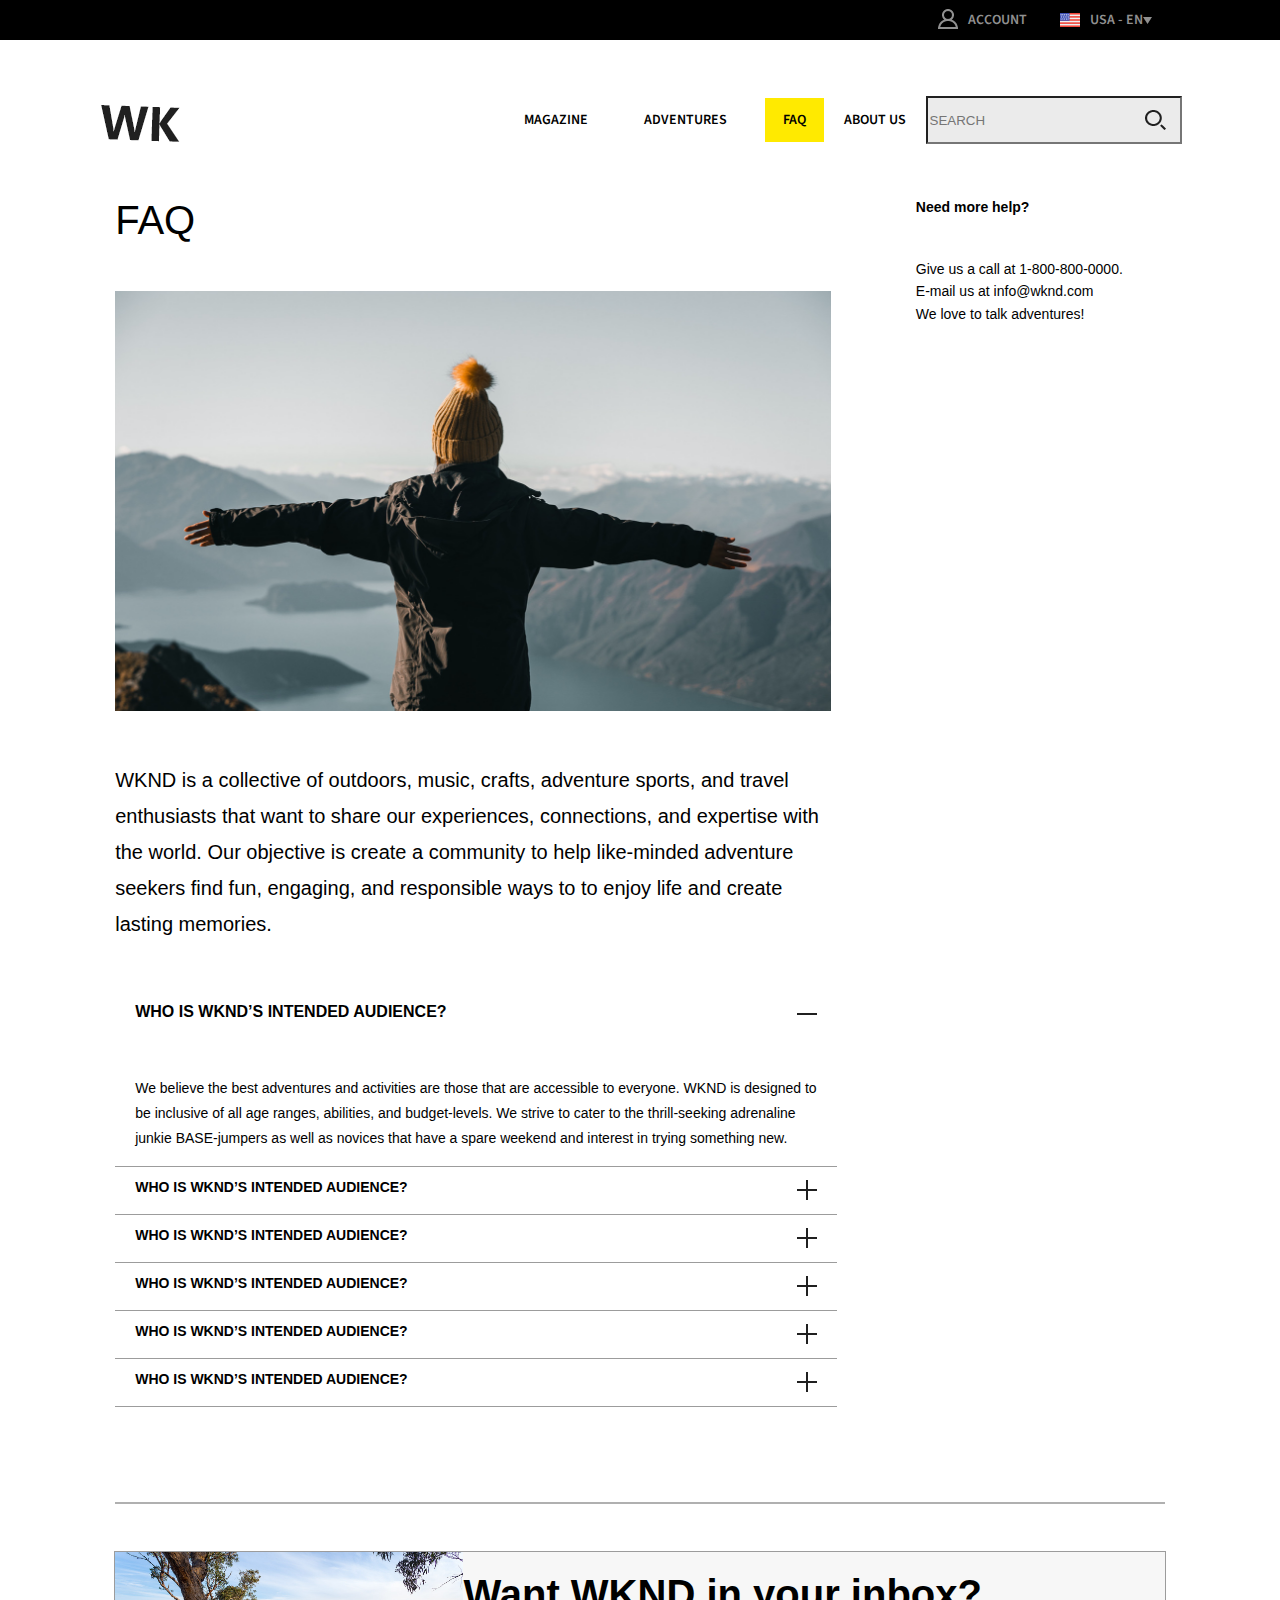
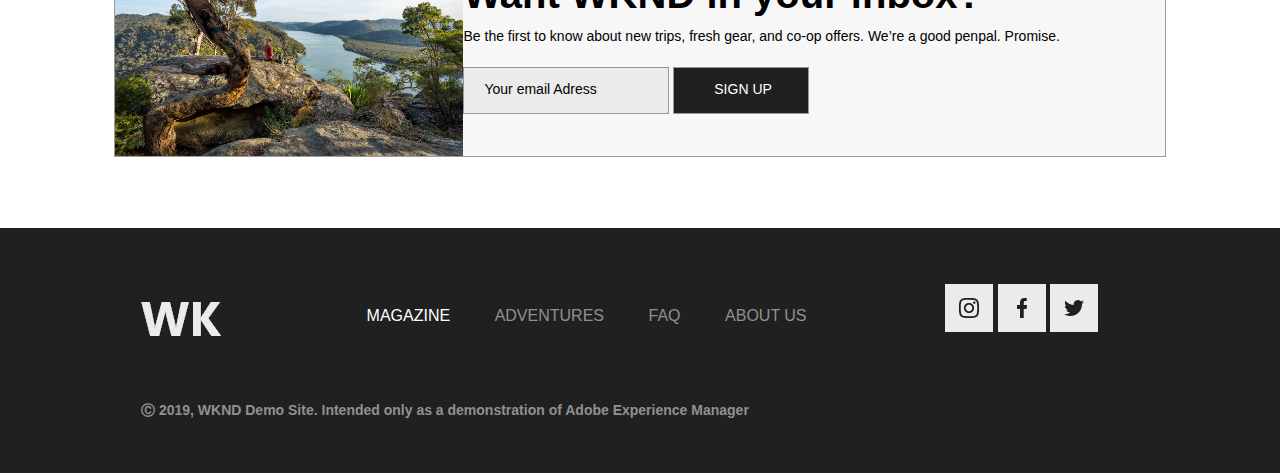
<file: index.html>
<!DOCTYPE html>
<html lang="en">
<head>
    <meta charset="UTF-8">
    <meta http-equiv="X-UA-Compatible" content="IE=edge">
    <meta name="viewport" content="width=device-width, initial-scale=1.0">
    <title>Document</title>
    <link rel="stylesheet" href="./reset.css">
    <link rel="preconnect" href="https://fonts.googleapis.com">
    <link rel="preconnect" href="https://fonts.gstatic.com" crossorigin>
    <link href="https://fonts.googleapis.com/css2?family=Source+Sans+Pro:wght@400;600&display=swap"     rel="stylesheet">
    <link rel="stylesheet" href="style.css">
</head>
<body>
    <article class="contener">
        <header>
            <nav class="nav_top">
                <div></div>
                <div class="div_1">
                    <p class="using">
                        <img src="./img/Dribbble-Light-Preview.png" alt="">
                        <p>
                            ACCOUNT
                        </p>
                    </p>
                    <p class="lange">
                        <p class="flag"><img src="./img/USA.png" alt=""></p>
                        <p>USA - EN</p>
                        <img src="./img/ico_arrow.png" alt="">
                    </p>
                </div>
            </nav>
            <nav class="nav_bottom">
                <img src="./img/WKND-brand-logoo.png" alt="">
                <div class="meniue">
                    <ul> 
                        <a href="#"><li>MAGAZINE</li></a>
                        <a href="#"><li>ADVENTURES</li></a>
                        <a href="#"><li class="active">FAQ</li></a>
                        <a href="./about.html"><li">ABOUT US</li></a>
                    </ul>
                    <div>
                        <input type="search" placeholder="SEARCH">
                        <img src="./img/search-icon.png" alt="">
                    </div>
                </div>
            </nav>
        </header>
        <main class="main">
            <section class="main_top">
                <div class="main_top_left">
                    <h1>FAQ</h1>
                   <div><img src="./img/WKND-image.png" alt=""></div>
                     <p class="p">WKND is a collective of outdoors, music, crafts, adventure sports, and travel   
                        <br> enthusiasts that want to share our experiences, connections, and expertise with  <br>the world. Our objective is create a community to help like-minded adventure      <br>seekers find fun, engaging, and responsible ways to to enjoy life and create
                        <br> lasting memories.
                    </p>
                    <div class="question">
                        <p class="who_is">
                            <span>WHO IS WKND’S INTENDED AUDIENCE?</span>
                            <img src="./img/WKND-iconn.png" alt="">
                            <p class="txt">We believe the best adventures and activities are those that are accessible to everyone. WKND is designed to  <br> be inclusive of all age ranges, abilities, and budget-levels. We strive to cater to the thrill-seeking adrenaline <br> junkie BASE-jumpers as well as novices that have a spare weekend and interest in trying something new.  </p>
                        </p>
                        <p class="question_p">
                            <span>WHO IS WKND’S INTENDED AUDIENCE?</span>
                            <img src="./img/WKND-icon.png" alt="">
                        </p>
                        <p class="question_p">
                            <span>WHO IS WKND’S INTENDED AUDIENCE?</span>
                            <img src="./img/WKND-icon.png" alt="">
                        </p>
                        <p class="question_p">
                            <span>WHO IS WKND’S INTENDED AUDIENCE?</span>
                            <img src="./img/WKND-icon.png" alt="">
                        </p>
                        <p class="question_p">
                            <span>WHO IS WKND’S INTENDED AUDIENCE?</span>
                            <img src="./img/WKND-icon.png" alt="">
                        </p>
                        <p class="question_p">
                            <span>WHO IS WKND’S INTENDED AUDIENCE?</span>
                            <img src="./img/WKND-icon.png" alt="">
                        </p>
                    </div>
                </div>
                <div class="main_top_help">
                    <h2>Need more help?</h2>
                    <p>Give us a call at 1-800-800-0000. <br>
                        E-mail us at info@wknd.com <br>
                        We love to talk adventures!</p>
                </div> 
            </section>
            <div class="line"></div>
            <div class="card">
                <img src="./img/WKND-imagee.png" alt="">  
                <div>
                    <h2>Want WKND in your inbox?</h2>  
                    <p>Be the first to know about new trips, fresh gear, and co-op offers. We’re a good penpal. Promise.</p>
                    <button class="btn1">Your email Adress</button>
                    <button class="btn2">SIGN UP</button>
                </div></div>
        </main>
        <footer>
            <nav class="nav_footer">
                <img src="./img/WKND-brand-logo.png" alt="">
                    <ul> 
                        <li class="active">MAGAZINE</li>
                        <li>ADVENTURES</li>
                        <li>FAQ</li>
                        <li>ABOUT US</li>
                    </ul>
                    <div>
                      <a href=""> <img src="./img/instagra.png" alt=""></a> 
                       <a href=""> <img src="./img/facebook.png" alt=""></a>
                        <a href=""><img src="./img/twiter.png" alt=""></a>
                    </div>
            </nav>
            <p class="information">Ⓒ 2019, WKND Demo Site. Intended only as a demonstration of Adobe Experience Manager</p>
        </footer>
    </article>
</body>
</html>
</file>
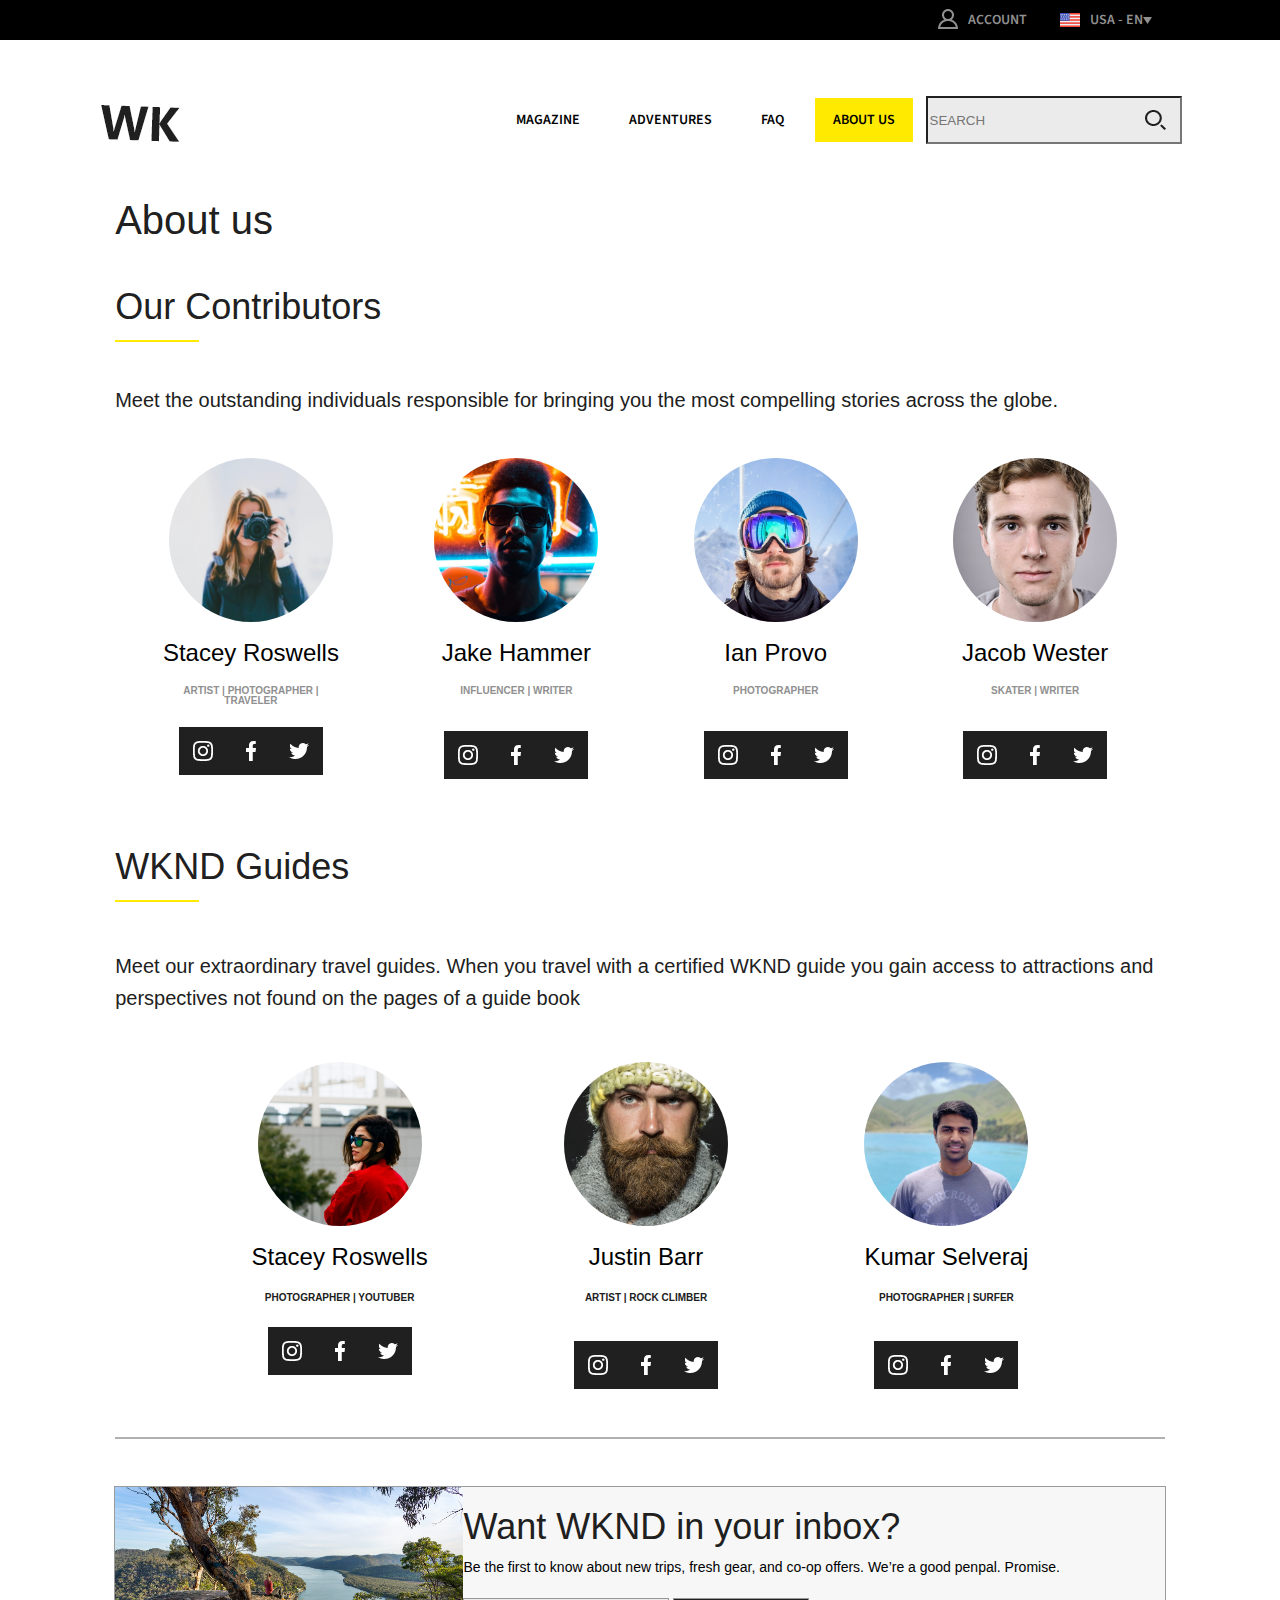
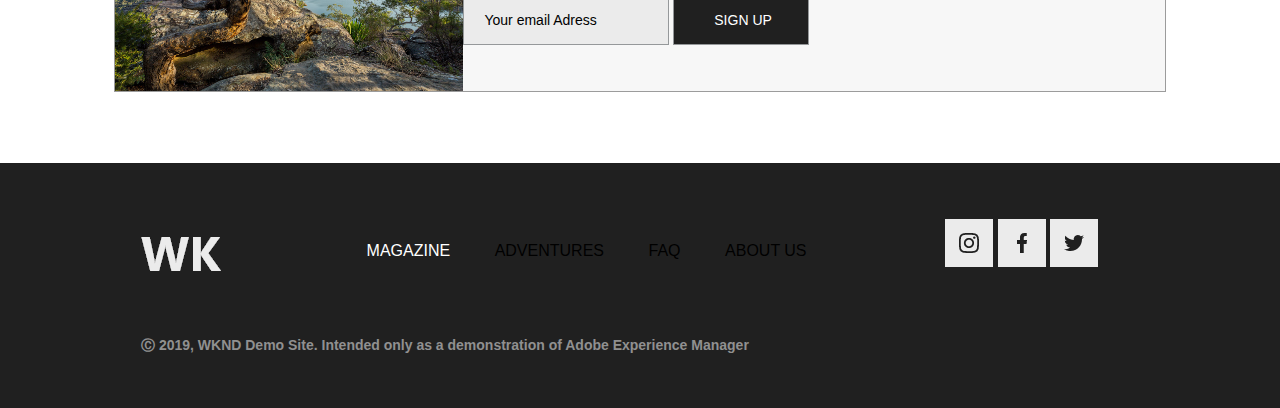
<file: about.html>
<!DOCTYPE html>
<html lang="en">
<head>
    <meta charset="UTF-8">
    <meta http-equiv="X-UA-Compatible" content="IE=edge">
    <meta name="viewport" content="width=device-width, initial-scale=1.0">
    <title>Document</title>
    <link rel="stylesheet" href="./reset.css">
    <link rel="preconnect" href="https://fonts.googleapis.com">
    <link rel="preconnect" href="https://fonts.gstatic.com" crossorigin>
    <link href="https://fonts.googleapis.com/css2?family=Source+Sans+Pro:wght@400;600&display=swap"     rel="stylesheet">
    <link rel="stylesheet" href="style.css">
</head>
<body>
    <article class="contener">
        <header>
            <nav class="nav_top">
                <div></div>
                <div class="div_1">
                    <p class="using">
                        <img src="./img/Dribbble-Light-Preview.png" alt="">
                        <p>
                            ACCOUNT
                        </p>
                    </p>
                    <p class="lange">
                        <p class="flag"><img src="./img/USA.png" alt=""></p>
                        <p>USA - EN</p>
                        <img src="./img/ico_arrow.png" alt="">
                    </p>
                </div>
            </nav>
            <nav class="nav_bottom">
                <img src="./img/WKND-brand-logoo.png" alt="">
                <div class="meniue">
                    <ul> 
                        <a href="#"><li>MAGAZINE</li></a>
                        <a href="#"><li>ADVENTURES</li></a>
                        <a href="./index.html"><li >FAQ</li></a>
                        <a href="#"><li class="active">ABOUT US</li></a>
                    </ul>
                    <div>
                        <input type="search" placeholder="SEARCH">
                        <img src="./img/search-icon.png" alt="">
                    </div>
                </div>
            </nav>
        </header>
        <main>
            <section class="about_main">
                <h1>About us</h1>
                <div class="about_main_top"> 
                    <h2>Our Contributors</h1>
                    <div class="lines"></div>
                    <p class="p">
                        Meet the outstanding individuals responsible for bringing you the most compelling stories across the globe.
                    </p>
                    <div class="cards">
                        <div class="carde Stacey">
                            <img src="./img/5697cb0f5454702cae14899bd943b2eb.png" alt="">
                            <h4>Stacey Roswells</h4>
                            <p>ARTIST | PHOTOGRAPHER | <br>
                                TRAVELER</p>
                            <img src="./img/Group 3010.png" alt="">
                        </div>
                        <div class="carde">
                            <img src="./img/045694ef943e70985e2975d0aed6f871.png" alt="">
                            <h4>Jake Hammer</h4>
                            <p>INFLUENCER | WRITER</p>
                            <img src="./img/Group 3010.png" alt="">
                        </div>
                        <div class="carde">
                            <img src="./img/9e2fbee6d7845d477694af136009d6b1.png" alt="">
                            <h4>Ian Provo</h4>
                            <p>PHOTOGRAPHER</p>
                            <img src="./img/Group 3010.png" alt="">
                        </div>
                        <div class="carde">
                            <img src="./img/2fb7a75ad4b644173abf5ab341cd6a0f.png" alt="">
                            <h4>Jacob Wester</h4>
                            <p>SKATER | WRITER</p>
                            <img src="./img/Group 3010.png" alt="">
                        </div>
                    </div>  
                </div>   
                <div class="about_main_middle"> 
                    <h2>WKND Guides</h1>
                    <div class="lines"></div>
                    <p class="p">
                        Meet our extraordinary travel guides. When you travel with a certified WKND guide you gain access to attractions and perspectives not found on the pages of a guide book
                    </p>
                    <div class="cards">
                        <div class="carde Stacey">
                            <img src="./img/414f338f180d53b1fb5ef7a65cccf945.png" alt="">
                            <h4>Stacey Roswells</h4>
                            <p>
                                PHOTOGRAPHER | YOUTUBER
                            </p>
                            <img src="./img/Group 3010.png" alt="">
                        </div>
                        <div class="carde">
                            <img src="./img/94cb8af9ba3494e04c5a8372ea6ce5e0.png" alt="">
                            <h4>Justin Barr</h4>
                            <p>ARTIST | ROCK CLIMBER</p>
                            <img src="./img/Group 3010.png" alt="">
                        </div>
                        <div class="carde">
                            <img src="./img/55d7d50dd28cfd924fa7e97a1749be8c.png" alt="">
                            <h4>Kumar Selveraj</h4>
                            <p>PHOTOGRAPHER | SURFER</p>
                            <img src="./img/Group 3010.png" alt="">
                        </div>
                    </div>  
                </div>
                <div class="line"></div>
                <div class="card">
                    <img src="./img/WKND-imagee.png" alt="">  
                    <div>
                        <h2>Want WKND in your inbox?</h2>  
                        <p>Be the first to know about new trips, fresh gear, and co-op offers. We’re a good penpal. Promise.</p>
                        <button class="btn1">Your email Adress</button>
                        <button class="btn2">SIGN UP</button>
                    </div></div>
                
            </section>
        </main>
        <footer>
            <nav class="nav_footer">
                <img src="./img/WKND-brand-logo.png" alt="">
                    <ul> 
                        <a href="#"><li class="active">MAGAZINE</li></a>
                        <a href="#"><li>ADVENTURES</li></a>
                        <a href="./index.html"><li >FAQ</li></a>
                        <a href="#"><li >ABOUT US</li></a>
                    </ul>
                    <div>
                      <a href=""> <img src="./img/instagra.png" alt=""></a> 
                       <a href=""> <img src="./img/facebook.png" alt=""></a>
                        <a href=""><img src="./img/twiter.png" alt=""></a>
                    </div>
            </nav>
            <p class="information">Ⓒ 2019, WKND Demo Site. Intended only as a demonstration of Adobe Experience Manager</p>
        </footer>
    </article>
</body>
</html>
</file>
<file: style.css>
.contener{
    max-width: 1366px;
    width: 100%;
    margin: 0px auto;
    font-family: 'Source Serif Pro',sans-serif;
}
header{
    font-size: 14px;
    font-family: 'Source Sans Pro', sans-serif;
    font-weight: 600;
}
.nav_top{
    width: 100%;
    height: 40px;
    background-color: black;
    display: flex;
    justify-content: flex-end;
    color: #909090;
    border: 0.5 solid #707070;
    
}
.nav_top .div_1{
    width: 40%;
    height: 100%;
    display: flex;
    justify-content: end;
    align-items: center;
    margin-right: 10%;
}
header .nav_top .using img{
     margin-right: 10px;
}
header .nav_top .lange{
    margin-left: 33px;
    display: flex;
    justify-content: space-evenly;
}
.flag{
    width: 20px;
    height: 14px;
    margin-right: 10px;
}
header .nav_bottom{
    width: 100%;
    height: 160px;
    display: flex;
    align-items: center;
    justify-content: space-around;
}
.nav_bottom ul{
    
    margin-left: 100px;
    width: 440px;
    display: flex;
    justify-content: space-evenly;
    align-items: center;
}
.nav_bottom ul li{
    padding: 15px 18px;
}
header ul .active{
    background-color: #FFEA00;
}
.nav_bottom .meniue{
    display: flex;
}
.meniue div input{
    width: 256px;
    height: 48px;
    background-color: #EBEBEB;
}
.meniue div{
    position: relative;
}
.meniue div img{
    position: absolute;
    right: 6%;
    top: 30%;

}
main{
    margin-left: 9%;
    margin-right: 9%;
    font-family: 'Source Serif Pro',sans-serif;
}
.main_top{
    display: flex;
    flex-wrap: wrap;
    justify-content: space-between;
}
.main_top_left{
    display: flex;
	flex-direction: column;
	flex-wrap: wrap;
	justify-content: space-evenly;
	align-items: flex-start;
	align-content: stretch;
    padding-bottom: 48px;
    
}
.main_top_left h1{
    font-size: 40px;
    font-weight: 400;
    margin-bottom: 51px;
}
.main_top_left .p{
    margin-top: 48px;
    font-size: 20px;
    font-weight: 400;
    line-height: 1.8;
}
.question{
    margin-top: 48px;
    margin-bottom: 48px;
}
.who_is{
    display: flex;
    justify-content: space-between;
    font-weight: 600;
    padding: 14px 20px 14px 20px;
}

.question .question_p {
    padding: 14px 20px 14px 20px;
    display: flex;
    justify-content: space-between;
    box-shadow: 0px 1px #9c9c9c;
    font-size: 14px;
    font-weight: 600;
}
.question .txt{
    font-size: 14px;
    box-shadow: 0px 1px #9c9c9c;
    margin-top: 24px;
    line-height: 1.8;
    font-weight: 400;
    padding: 14px 20px 14px 20px;
}
.main_top_help{
    margin-right: 4%;
    font-size: 14px;
    font-weight: 400;
}
.main_top_help h2{
    font-size: 20;
    font-weight: 600;
    margin-bottom: 44px;
}
.main_top_help p{
    line-height: 1.6;
}
.card{
    box-shadow: 0px 0px 0px 1px #9c9c9c;
    display: flex;
    justify-content: space-between;
    background-color: #F7F7F7;
}
.card h2{
    font-size: 40px;
    font-weight: 600;
    margin-top: 22px;
}
.card p{
    font-size: 14px;
    font-weight: 400;
    margin-top: 15px;
    margin-bottom: 24px;
}
.card button{
    font-size: 14px;
    font-weight: 400;
}
.card .btn1{
    background-color: #EBEBEB;
    padding: 13px 71px 16px 20px;
    border: 1px solid #95989A;
}
.card .btn2{
    /* margin-bottom: 24px; */
    background-color: #202020;
    padding: 13px 36px 16px 40px;
    border: 1px solid #95989A;
    color: white;
}
.card div{
    margin-right: 10%;
}
main .line{
    margin-bottom: 48px;
    width: 100%;
    background-color: #9c9c9c;
    opacity: 0.8;
    height: 2px;
}
footer{
    margin-top: 72px;
    padding: 56px 182px 56px 141px;
    background-color: #202020;
    color: #909090;
}
.nav_footer{
    display: flex;
    justify-content: space-between;
}
.nav_footer ul{
    width: 440px;
    display: flex;
    justify-content: space-between;
    align-items: center;
}
footer .active{
    color: white;
}
footer .information{
    font-size: 14px;
    font-weight: 600;
    margin-top: 55px;
    color: #909090;
}
        /*ABOUT US CSS  */
.about_main{
    display: flex;
	flex-direction: column;
	flex-wrap: nowrap;
	justify-content: flex-start;
	align-items: stretch;
	align-content: stretch;
}
.about_main_top{
    margin-top: 49px;
    display: flex;
	flex-direction: column;
	flex-wrap: nowrap;
	justify-content: flex-start;
	align-items: stretch;
	align-content: stretch;
}
.about_main h1{
    color: #202020;
    font-size: 40px;
    font-weight: 400;
}
.about_main h2{
    color: #202020;
    font-size: 36px;
    font-weight: 400;
}
.about_main .lines{
    margin-top: 15px;
    width: 84px;
    height: 2px;
    background-color: #FFEA00;
}
.about_main .p{
    margin-top: 48px;
    font-size: 20px;
    font-weight: 400;
    color: #202020;
}
.about_main .cards{
    margin-top: 48px;
    width: 100%;
    display: flex;
    justify-content: space-around;
}
.about_main .carde{
    text-align: center;
    /* width: 164p*/
    display: flex;
    flex-direction: column;
    align-items: center;
}

.cards h4{
    margin-top: 19px;
    font-size: 24px;
    font-weight: 400;
}
.cards p{
    margin-top: 21px;
    margin-bottom: 35px;
    font-size: 10px;
    font-weight: 600;
    color: #909090;
}
.Stacey p{
    margin-bottom: 21px;
}
.about_main_middle{
    margin-top: 70px;
}
.about_main_middle .cards{
    margin-top: 48px;
    margin-bottom: 48px;
    justify-content: space-evenly;
}
.about_main_middle p{
    color: #202020;
    line-height: 1.6;
}
.about_main footer{
    color: #909090;
}
.about_main footer .active{
    color: w;
}
</file>
